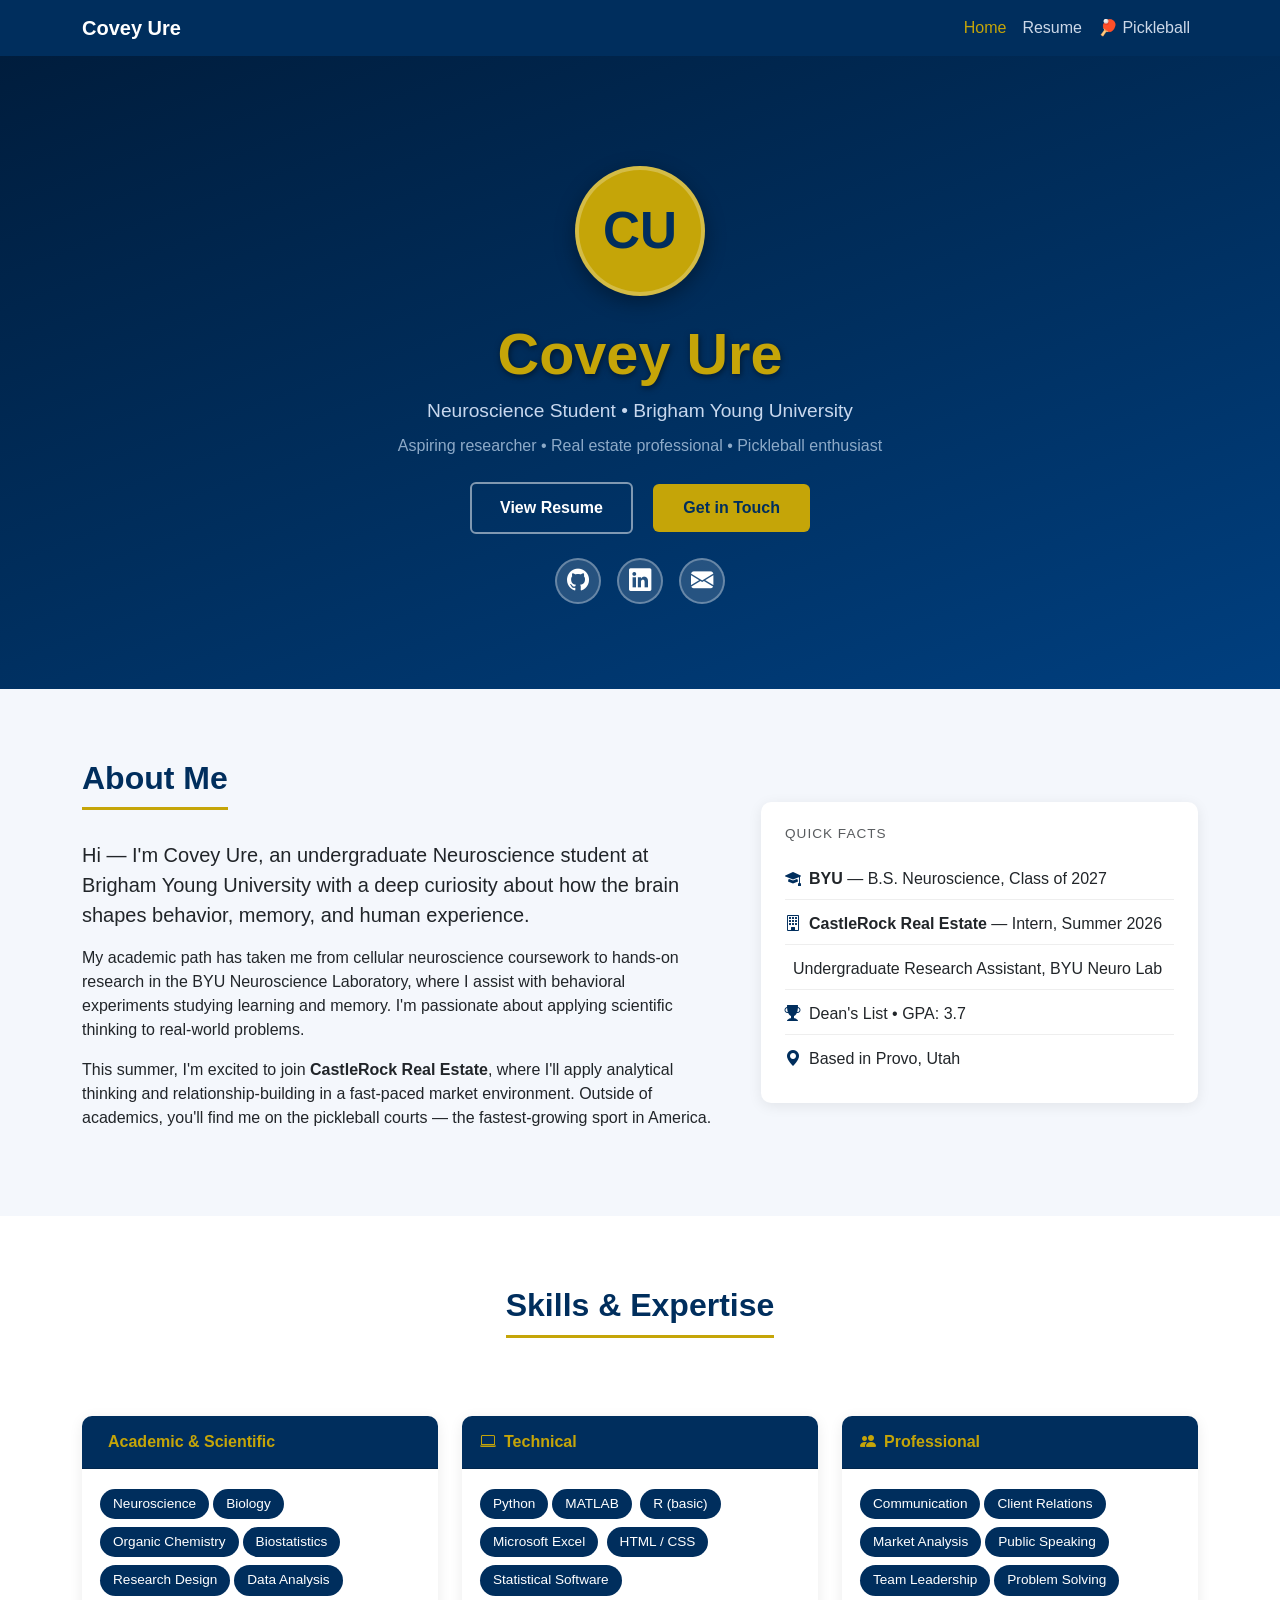
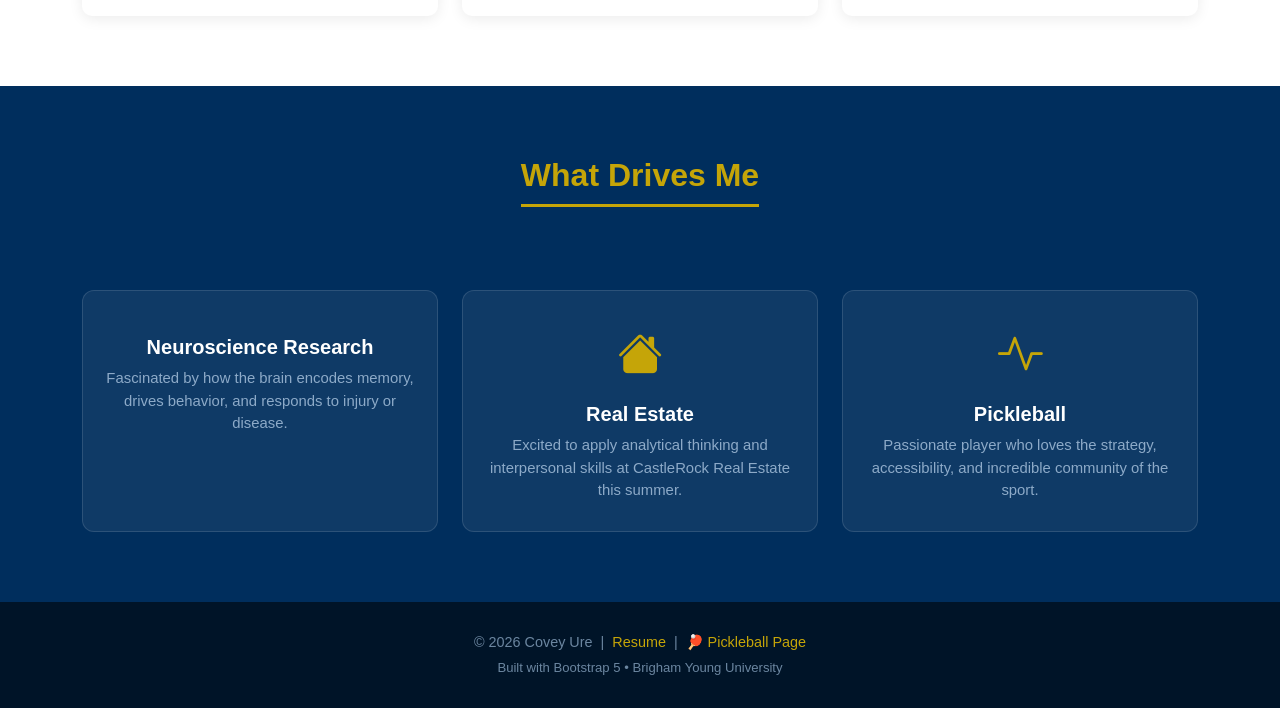
<file: index.html>
<!DOCTYPE html>
<html lang="en">
<head>
    <meta charset="UTF-8">
    <meta name="viewport" content="width=device-width, initial-scale=1.0">
    <title>Covey Ure | Portfolio</title>
    <link href="https://cdn.jsdelivr.net/npm/bootstrap@5.3.2/dist/css/bootstrap.min.css" rel="stylesheet">
    <link href="https://cdn.jsdelivr.net/npm/bootstrap-icons@1.11.3/font/bootstrap-icons.css" rel="stylesheet">
    <style>
        :root { --byu-navy: #002E5D; --byu-gold: #C5A508; --byu-light: #f4f7fc; }
        body { font-family: 'Segoe UI', Arial, sans-serif; }
        .navbar { background-color: var(--byu-navy) !important; }
        .navbar-brand { color: #ffffff !important; font-weight: 700; font-size: 1.25rem; }
        .nav-link { color: #ccd8e8 !important; }
        .nav-link:hover, .nav-link.active { color: var(--byu-gold) !important; }
        .hero-section {
            background: linear-gradient(160deg, #001d3d 0%, var(--byu-navy) 50%, #003f7f 100%);
            color: white; padding: 110px 0 85px; text-align: center;
        }
        .hero-section h1 { font-size: 3.6rem; font-weight: 800; color: var(--byu-gold); text-shadow: 1px 2px 6px rgba(0,0,0,0.5); }
        .hero-section .lead { color: #c8d8ee; font-size: 1.2rem; }
        .hero-section .sub-lead { color: #8daac8; font-size: 1rem; }
        .avatar {
            width: 130px; height: 130px; border-radius: 50%;
            background-color: var(--byu-gold); color: var(--byu-navy);
            font-size: 3.2rem; font-weight: 800;
            display: flex; align-items: center; justify-content: center;
            margin: 0 auto 24px; border: 4px solid rgba(255,255,255,0.25);
            box-shadow: 0 6px 20px rgba(0,0,0,0.35);
        }
        .social-btn {
            display: inline-flex; align-items: center; justify-content: center;
            width: 46px; height: 46px; border-radius: 50%;
            background-color: rgba(255,255,255,0.15); color: white;
            font-size: 1.4rem; margin: 0 6px; text-decoration: none;
            border: 2px solid rgba(255,255,255,0.3);
            transition: background-color 0.2s, transform 0.1s;
        }
        .social-btn:hover { background-color: var(--byu-gold); color: var(--byu-navy); transform: translateY(-2px); }
        .btn-hero-primary {
            background-color: var(--byu-gold); color: var(--byu-navy); border: none;
            font-weight: 700; padding: 12px 30px; font-size: 1rem; border-radius: 6px;
        }
        .btn-hero-primary:hover { background-color: #d4b010; color: var(--byu-navy); }
        .btn-hero-outline {
            border: 2px solid rgba(255,255,255,0.5); color: white; background: transparent;
            font-weight: 600; padding: 12px 28px; border-radius: 6px;
        }
        .btn-hero-outline:hover { border-color: white; background-color: rgba(255,255,255,0.1); color: white; }
        .section-title { color: var(--byu-navy); font-weight: 700; border-bottom: 3px solid var(--byu-gold); padding-bottom: 10px; margin-bottom: 30px; display: inline-block; }
        .about-section { background-color: var(--byu-light); padding: 70px 0; }
        .fact-card { border: none; border-radius: 10px; box-shadow: 0 3px 14px rgba(0,0,0,0.08); }
        .fact-card li { padding: 6px 0; border-bottom: 1px solid #eee; }
        .fact-card li:last-child { border-bottom: none; }
        .skills-section { padding: 70px 0; }
        .skill-card { border: none; border-radius: 10px; box-shadow: 0 3px 14px rgba(0,0,0,0.08); height: 100%; }
        .skill-card .card-header { background-color: var(--byu-navy); color: var(--byu-gold); font-weight: 700; border-radius: 10px 10px 0 0; padding: 14px 18px; }
        .skill-badge { background-color: var(--byu-navy); color: white; padding: 5px 13px; border-radius: 20px; font-size: 0.85rem; margin: 4px 2px; display: inline-block; }
        .highlights-section { background-color: var(--byu-navy); padding: 70px 0; color: white; }
        .highlights-section h2 { color: var(--byu-gold); font-weight: 700; border-bottom: 3px solid var(--byu-gold); padding-bottom: 10px; margin-bottom: 35px; display: inline-block; }
        .highlight-card { background-color: rgba(255,255,255,0.06); border: 1px solid rgba(255,255,255,0.12); border-radius: 12px; padding: 30px 20px; text-align: center; height: 100%; }
        .highlight-card .icon { font-size: 2.8rem; color: var(--byu-gold); margin-bottom: 14px; }
        .highlight-card h5 { color: white; font-weight: 700; margin-bottom: 8px; }
        .highlight-card p { color: #8daac8; font-size: 0.93rem; margin-bottom: 0; }
        footer { background-color: #001428; color: #6b86a0; padding: 30px 0; font-size: 0.9rem; }
        footer a { color: var(--byu-gold); text-decoration: none; }
        footer a:hover { text-decoration: underline; }
    </style>
</head>
<body>
    <nav class="navbar navbar-expand-lg navbar-dark sticky-top">
        <div class="container">
            <a class="navbar-brand" href="index.html">Covey Ure</a>
            <button class="navbar-toggler" type="button" data-bs-toggle="collapse" data-bs-target="#navbarNav">
                <span class="navbar-toggler-icon"></span>
            </button>
            <div class="collapse navbar-collapse" id="navbarNav">
                <ul class="navbar-nav ms-auto">
                    <li class="nav-item"><a class="nav-link active" href="index.html">Home</a></li>
                    <li class="nav-item"><a class="nav-link" href="resume.html">Resume</a></li>
                    <li class="nav-item"><a class="nav-link" href="scratch.html">🏓 Pickleball</a></li>
                </ul>
            </div>
        </div>
    </nav>

    <section class="hero-section">
        <div class="container">
            <div class="avatar">CU</div>
            <h1>Covey Ure</h1>
            <p class="lead mb-2">Neuroscience Student &bull; Brigham Young University</p>
            <p class="sub-lead mb-4">Aspiring researcher &bull; Real estate professional &bull; Pickleball enthusiast</p>
            <div class="mb-4">
                <a href="resume.html" class="btn btn-hero-outline me-3">View Resume</a>
                <a href="mailto:coveyture@gmail.com" class="btn btn-hero-primary">Get in Touch</a>
            </div>
            <div>
                <a href="https://github.com/coveyure" class="social-btn" title="GitHub" target="_blank" rel="noopener"><i class="bi bi-github"></i></a>
                <a href="https://www.linkedin.com/in/covey-ure-214814396/" class="social-btn" title="LinkedIn" target="_blank" rel="noopener"><i class="bi bi-linkedin"></i></a>
                <a href="mailto:coveyture@gmail.com" class="social-btn" title="Email"><i class="bi bi-envelope-fill"></i></a>
            </div>
        </div>
    </section>

    <section class="about-section">
        <div class="container">
            <div class="row align-items-center g-5">
                <div class="col-lg-7">
                    <h2 class="section-title">About Me</h2>
                    <p class="lead text-dark">Hi — I'm <strong>Covey Ure</strong>, an undergraduate Neuroscience student at Brigham Young University with a deep curiosity about how the brain shapes behavior, memory, and human experience.</p>
                    <p>My academic path has taken me from cellular neuroscience coursework to hands-on research in the BYU Neuroscience Laboratory, where I assist with behavioral experiments studying learning and memory. I'm passionate about applying scientific thinking to real-world problems.</p>
                    <p>This summer, I'm excited to join <strong>CastleRock Real Estate</strong>, where I'll apply analytical thinking and relationship-building in a fast-paced market environment. Outside of academics, you'll find me on the pickleball courts — the fastest-growing sport in America.</p>
                </div>
                <div class="col-lg-5">
                    <div class="card fact-card p-4">
                        <h5 class="text-muted mb-3" style="font-size:0.85rem; text-transform:uppercase; letter-spacing:1px;">Quick Facts</h5>
                        <ul class="list-unstyled text-start mb-0">
                            <li class="mb-1 py-2"><i class="bi bi-mortarboard-fill me-2" style="color:var(--byu-navy);"></i><strong>BYU</strong> — B.S. Neuroscience, Class of 2027</li>
                            <li class="mb-1 py-2"><i class="bi bi-building me-2" style="color:var(--byu-navy);"></i><strong>CastleRock Real Estate</strong> — Intern, Summer 2026</li>
                            <li class="mb-1 py-2"><i class="bi bi-flask-fill me-2" style="color:var(--byu-navy);"></i>Undergraduate Research Assistant, BYU Neuro Lab</li>
                            <li class="mb-1 py-2"><i class="bi bi-trophy-fill me-2" style="color:var(--byu-navy);"></i>Dean's List &bull; GPA: 3.7</li>
                            <li class="py-2"><i class="bi bi-geo-alt-fill me-2" style="color:var(--byu-navy);"></i>Based in Provo, Utah</li>
                        </ul>
                    </div>
                </div>
            </div>
        </div>
    </section>

    <section class="skills-section">
        <div class="container">
            <div class="text-center mb-5"><h2 class="section-title">Skills &amp; Expertise</h2></div>
            <div class="row g-4">
                <div class="col-md-4">
                    <div class="skill-card card">
                        <div class="card-header"><i class="bi bi-brain me-2"></i>Academic &amp; Scientific</div>
                        <div class="card-body">
                            <span class="skill-badge">Neuroscience</span><span class="skill-badge">Biology</span>
                            <span class="skill-badge">Organic Chemistry</span><span class="skill-badge">Biostatistics</span>
                            <span class="skill-badge">Research Design</span><span class="skill-badge">Data Analysis</span>
                        </div>
                    </div>
                </div>
                <div class="col-md-4">
                    <div class="skill-card card">
                        <div class="card-header"><i class="bi bi-laptop me-2"></i>Technical</div>
                        <div class="card-body">
                            <span class="skill-badge">Python</span><span class="skill-badge">MATLAB</span>
                            <span class="skill-badge">R (basic)</span><span class="skill-badge">Microsoft Excel</span>
                            <span class="skill-badge">HTML / CSS</span><span class="skill-badge">Statistical Software</span>
                        </div>
                    </div>
                </div>
                <div class="col-md-4">
                    <div class="skill-card card">
                        <div class="card-header"><i class="bi bi-people-fill me-2"></i>Professional</div>
                        <div class="card-body">
                            <span class="skill-badge">Communication</span><span class="skill-badge">Client Relations</span>
                            <span class="skill-badge">Market Analysis</span><span class="skill-badge">Public Speaking</span>
                            <span class="skill-badge">Team Leadership</span><span class="skill-badge">Problem Solving</span>
                        </div>
                    </div>
                </div>
            </div>
        </div>
    </section>

    <section class="highlights-section">
        <div class="container">
            <div class="text-center mb-5"><h2>What Drives Me</h2></div>
            <div class="row g-4">
                <div class="col-md-4">
                    <div class="highlight-card">
                        <div class="icon"><i class="bi bi-brain"></i></div>
                        <h5>Neuroscience Research</h5>
                        <p>Fascinated by how the brain encodes memory, drives behavior, and responds to injury or disease.</p>
                    </div>
                </div>
                <div class="col-md-4">
                    <div class="highlight-card">
                        <div class="icon"><i class="bi bi-house-fill"></i></div>
                        <h5>Real Estate</h5>
                        <p>Excited to apply analytical thinking and interpersonal skills at CastleRock Real Estate this summer.</p>
                    </div>
                </div>
                <div class="col-md-4">
                    <div class="highlight-card">
                        <div class="icon"><i class="bi bi-activity"></i></div>
                        <h5>Pickleball</h5>
                        <p>Passionate player who loves the strategy, accessibility, and incredible community of the sport.</p>
                    </div>
                </div>
            </div>
        </div>
    </section>

    <footer>
        <div class="container text-center">
            <p class="mb-1">&copy; 2026 Covey Ure &nbsp;|&nbsp; <a href="resume.html">Resume</a> &nbsp;|&nbsp; <a href="scratch.html">🏓 Pickleball Page</a></p>
            <p class="mb-0" style="font-size:0.82rem;">Built with Bootstrap 5 &bull; Brigham Young University</p>
        </div>
    </footer>

    <script src="https://cdn.jsdelivr.net/npm/bootstrap@5.3.2/dist/js/bootstrap.bundle.min.js"></script>
</body>
</html>
</file>
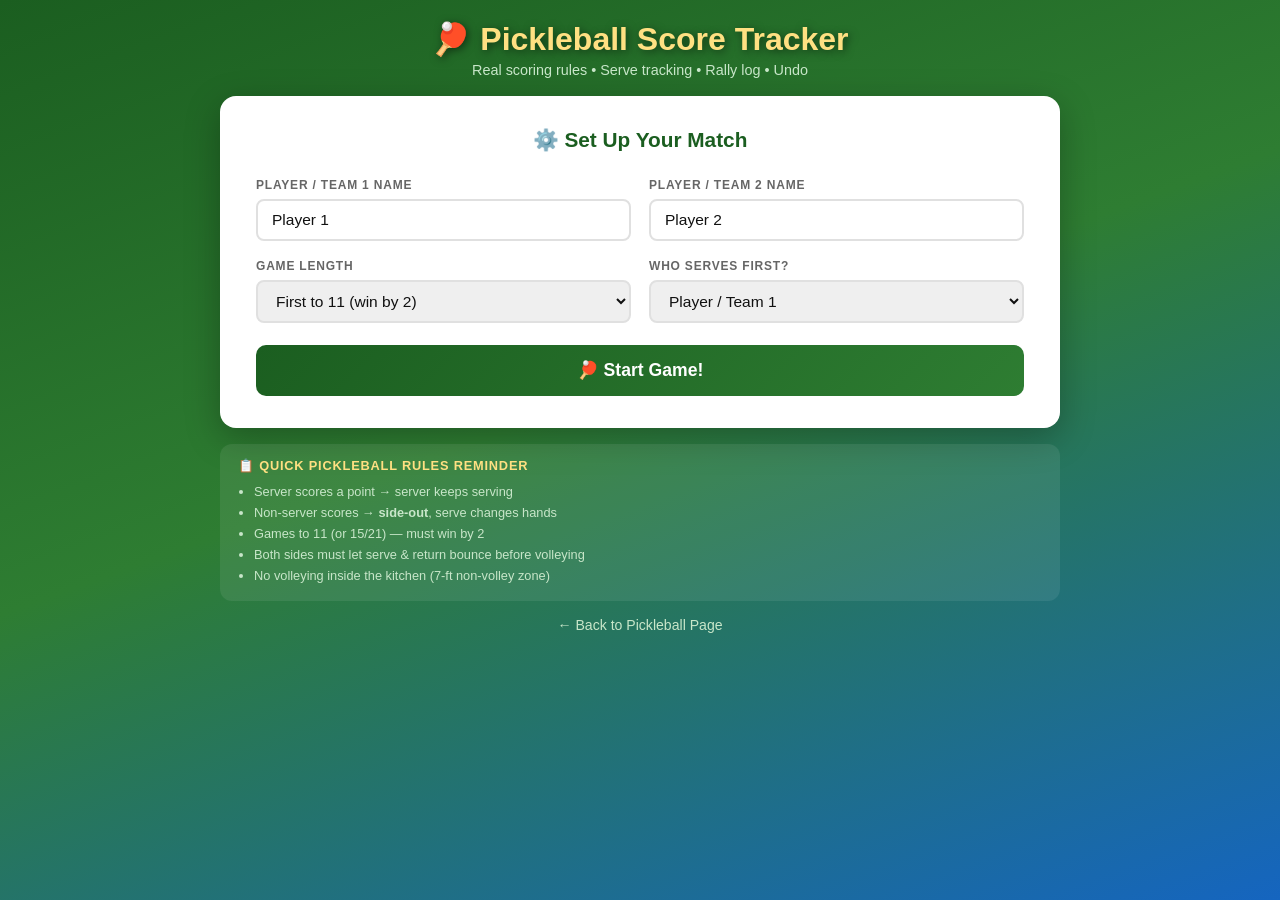
<file: app.html>
<!DOCTYPE html>
<html lang="en">
<head>
    <meta charset="UTF-8">
    <meta name="viewport" content="width=device-width, initial-scale=1.0">
    <title>🏓 Pickleball Score Tracker</title>
    <style>
        *, *::before, *::after { box-sizing: border-box; margin: 0; padding: 0; }
        body {
            font-family: 'Segoe UI', Arial, sans-serif;
            background: linear-gradient(160deg, #1b5e20 0%, #2e7d32 45%, #1565c0 100%);
            min-height: 100vh; display: flex; flex-direction: column; align-items: center; padding: 20px 12px 40px; color: #1a1a1a;
        }
        .app-wrap { width: 100%; max-width: 840px; }
        .app-header { text-align: center; color: white; margin-bottom: 18px; }
        .app-header h1 { font-size: 2rem; font-weight: 800; color: #ffe082; text-shadow: 2px 2px 8px rgba(0,0,0,0.5); margin-bottom: 4px; }
        .app-header p { color: #c8e6c9; font-size: 0.9rem; }
        .card { background: white; border-radius: 16px; box-shadow: 0 10px 35px rgba(0,0,0,0.28); }
        #setupScreen { margin-bottom: 16px; }
        .setup-card { padding: 32px 36px; }
        .setup-card h2 { text-align: center; color: #1b5e20; font-size: 1.3rem; font-weight: 700; margin-bottom: 26px; }
        .setup-grid { display: grid; grid-template-columns: 1fr 1fr; gap: 18px; margin-bottom: 22px; }
        .form-group label { display: block; font-size: 0.75rem; font-weight: 700; text-transform: uppercase; letter-spacing: 0.8px; color: #666; margin-bottom: 7px; }
        .form-group input, .form-group select { width: 100%; padding: 10px 14px; border: 2px solid #e0e0e0; border-radius: 8px; font-size: 0.97rem; outline: none; font-family: inherit; transition: border-color 0.2s; color: #111; }
        .form-group input:focus, .form-group select:focus { border-color: #2e7d32; }
        .btn { display: inline-flex; align-items: center; justify-content: center; gap: 6px; border: none; border-radius: 9px; font-size: 1rem; font-weight: 700; cursor: pointer; font-family: inherit; transition: all 0.15s; }
        .btn:active { transform: scale(0.97); }
        .btn-start { background: linear-gradient(135deg, #1b5e20, #2e7d32); color: white; width: 100%; padding: 15px; font-size: 1.1rem; border-radius: 10px; }
        .btn-start:hover { background: linear-gradient(135deg, #003300, #1b5e20); transform: translateY(-2px); }
        .game-screen { display: none; width: 100%; }
        .chip-row { display: flex; gap: 8px; margin-bottom: 12px; flex-wrap: wrap; }
        .chip { background: rgba(255,255,255,0.92); border-radius: 20px; padding: 6px 16px; font-size: 0.82rem; font-weight: 700; color: #1b5e20; flex: 1; text-align: center; box-shadow: 0 2px 8px rgba(0,0,0,0.18); min-width: 90px; }
        .scoreboard { padding: 22px 20px 18px; margin-bottom: 12px; }
        .score-panels { display: flex; gap: 14px; align-items: stretch; margin-bottom: 16px; }
        .score-panel { flex: 1; background: #f5f5f5; border-radius: 14px; padding: 20px 14px; text-align: center; border: 3px solid transparent; transition: all 0.3s; }
        .score-panel.serving { background: #fffde7; border-color: #ffd600; box-shadow: 0 0 0 4px rgba(255,214,0,0.15); }
        .score-panel.winner { background: linear-gradient(145deg, #fff9c4, #fff59d); border-color: #f9a825; animation: winner-pulse 1.8s ease-in-out infinite; }
        @keyframes winner-pulse { 0%, 100% { transform: scale(1); } 50% { transform: scale(1.01); } }
        .serve-badge { display: inline-block; background: #ffd600; color: #5d4000; font-size: 0.72rem; font-weight: 800; padding: 2px 10px; border-radius: 10px; margin-bottom: 8px; text-transform: uppercase; letter-spacing: 0.5px; }
        .serve-badge.hidden { visibility: hidden; }
        .player-name { font-weight: 700; font-size: 1rem; color: #222; margin-bottom: 6px; white-space: nowrap; overflow: hidden; text-overflow: ellipsis; }
        .score-num { font-size: 5.5rem; font-weight: 900; color: #1b5e20; line-height: 1; margin-bottom: 14px; }
        .score-num.big-change { animation: score-pop 0.35s cubic-bezier(0.175, 0.885, 0.32, 1.275); }
        @keyframes score-pop { 0% { transform: scale(1); } 50% { transform: scale(1.22); color: #c62828; } 100% { transform: scale(1); } }
        .score-btn { background: #2e7d32; color: white; border: none; border-radius: 9px; padding: 10px 0; font-size: 1.05rem; font-weight: 700; cursor: pointer; width: 100%; font-family: inherit; transition: all 0.15s; }
        .score-btn:hover:not(:disabled) { background: #1b5e20; transform: scale(1.04); }
        .score-btn:disabled { background: #bdbdbd; cursor: not-allowed; }
        .vs-col { display: flex; flex-direction: column; align-items: center; justify-content: center; min-width: 36px; font-weight: 800; font-size: 1.1rem; color: #999; }
        .vs-col .game-score-mini { font-size: 0.7rem; color: #aaa; font-weight: 600; margin-top: 4px; text-align: center; }
        .action-row { display: flex; gap: 10px; }
        .btn-undo { background: #e65100; color: white; flex: 1; padding: 10px 8px; font-size: 0.88rem; }
        .btn-undo:hover:not(:disabled) { background: #bf360c; }
        .btn-undo:disabled { background: #bdbdbd; cursor: not-allowed; }
        .btn-reset { background: #37474f; color: white; flex: 1; padding: 10px 8px; font-size: 0.88rem; }
        .btn-reset:hover { background: #263238; }
        .btn-setup { background: #1565c0; color: white; flex: 1; padding: 10px 8px; font-size: 0.88rem; }
        .btn-setup:hover { background: #0d47a1; }
        .rally-log { padding: 18px 20px; max-height: 300px; overflow-y: auto; }
        .rally-log h3 { font-size: 0.75rem; font-weight: 800; text-transform: uppercase; letter-spacing: 1.2px; color: #888; margin-bottom: 12px; padding-bottom: 8px; border-bottom: 2px solid #f0f0f0; }
        .log-entry { display: flex; align-items: center; gap: 10px; padding: 7px 10px; border-radius: 7px; margin-bottom: 5px; font-size: 0.85rem; animation: log-in 0.28s ease-out; }
        @keyframes log-in { from { opacity: 0; transform: translateX(-8px); } to { opacity: 1; transform: translateX(0); } }
        .log-entry.p1 { background: #e8f5e9; border-left: 3px solid #2e7d32; }
        .log-entry.p2 { background: #e3f2fd; border-left: 3px solid #1565c0; }
        .log-entry.system { background: #fff8e1; border-left: 3px solid #ff8f00; font-style: italic; }
        .log-entry.win-log { background: #fffde7; border-left: 3px solid #f9a825; font-weight: 700; }
        .log-num { width: 24px; height: 24px; border-radius: 50%; background: rgba(0,0,0,0.08); display: flex; align-items: center; justify-content: center; font-size: 0.72rem; font-weight: 700; flex-shrink: 0; color: #555; }
        .log-text { flex: 1; color: #333; }
        .log-sc { font-weight: 700; color: #777; font-size: 0.8rem; }
        .overlay { display: none; position: fixed; inset: 0; background: rgba(0,0,0,0.65); z-index: 999; align-items: center; justify-content: center; }
        .overlay.open { display: flex; }
        .win-modal { background: white; border-radius: 20px; padding: 50px 40px; text-align: center; max-width: 400px; width: 90%; animation: pop-in 0.45s cubic-bezier(0.175, 0.885, 0.32, 1.275); box-shadow: 0 20px 60px rgba(0,0,0,0.5); }
        @keyframes pop-in { from { transform: scale(0.4); opacity: 0; } to { transform: scale(1); opacity: 1; } }
        .win-modal .trophy { font-size: 4.5rem; margin-bottom: 10px; }
        .win-modal h2 { color: #1b5e20; font-size: 1.7rem; margin-bottom: 6px; }
        .win-modal .winner-lbl { font-size: 2.2rem; font-weight: 900; color: #f57f17; margin-bottom: 6px; }
        .win-modal .final-sc { color: #777; font-size: 1.05rem; margin-bottom: 24px; }
        .btn-play-again { background: linear-gradient(135deg, #1b5e20, #2e7d32); color: white; width: 100%; padding: 15px; font-size: 1.05rem; border-radius: 10px; }
        .rules-hint { margin-top: 16px; background: rgba(255,255,255,0.08); border-radius: 12px; padding: 14px 18px; text-align: left; }
        .rules-hint h4 { color: #ffe082; font-size: 0.8rem; text-transform: uppercase; letter-spacing: 0.8px; margin-bottom: 8px; }
        .rules-hint ul { margin: 0; padding-left: 16px; color: #c8e6c9; font-size: 0.8rem; line-height: 1.65; }
        .back-link { display: block; text-align: center; color: #c8e6c9; text-decoration: none; font-size: 0.88rem; margin-top: 14px; }
        .back-link:hover { color: #ffe082; }
        @media (max-width: 520px) { .setup-grid { grid-template-columns: 1fr; } .score-num { font-size: 4rem; } .app-header h1 { font-size: 1.6rem; } }
    </style>
</head>
<body>
<div class="app-wrap">
    <div class="app-header">
        <h1>🏓 Pickleball Score Tracker</h1>
        <p>Real scoring rules &bull; Serve tracking &bull; Rally log &bull; Undo</p>
    </div>

    <div id="setupScreen">
        <div class="card setup-card">
            <h2>⚙️ Set Up Your Match</h2>
            <div class="setup-grid">
                <div class="form-group"><label>Player / Team 1 Name</label><input type="text" id="p1Input" value="Player 1" maxlength="18"></div>
                <div class="form-group"><label>Player / Team 2 Name</label><input type="text" id="p2Input" value="Player 2" maxlength="18"></div>
                <div class="form-group">
                    <label>Game Length</label>
                    <select id="targetSelect">
                        <option value="11">First to 11 (win by 2)</option>
                        <option value="15">First to 15 (win by 2)</option>
                        <option value="21">First to 21 (win by 2)</option>
                    </select>
                </div>
                <div class="form-group">
                    <label>Who Serves First?</label>
                    <select id="firstServeSelect">
                        <option value="1">Player / Team 1</option>
                        <option value="2">Player / Team 2</option>
                    </select>
                </div>
            </div>
            <button class="btn btn-start" onclick="startGame()">🏓 Start Game!</button>
        </div>
        <div class="rules-hint">
            <h4>📋 Quick Pickleball Rules Reminder</h4>
            <ul>
                <li>Server scores a point → server keeps serving</li>
                <li>Non-server scores → <strong>side-out</strong>, serve changes hands</li>
                <li>Games to 11 (or 15/21) — must win by 2</li>
                <li>Both sides must let serve &amp; return bounce before volleying</li>
                <li>No volleying inside the kitchen (7-ft non-volley zone)</li>
            </ul>
        </div>
    </div>

    <div class="game-screen" id="gameScreen">
        <div class="chip-row">
            <div class="chip" id="chipTarget">First to 11</div>
            <div class="chip" id="chipRally">Rally 0</div>
            <div class="chip" id="chipServer">🎾 Serve: —</div>
        </div>
        <div class="card scoreboard">
            <div class="score-panels">
                <div class="score-panel" id="panel1">
                    <div class="serve-badge hidden" id="badge1">🎾 SERVING</div>
                    <div class="player-name" id="name1">Player 1</div>
                    <div class="score-num" id="num1">0</div>
                    <button class="score-btn" id="btn1" onclick="point(1)">+ Point</button>
                </div>
                <div class="vs-col">
                    <span>VS</span>
                    <span class="game-score-mini" id="miniScore">0 – 0</span>
                </div>
                <div class="score-panel" id="panel2">
                    <div class="serve-badge hidden" id="badge2">🎾 SERVING</div>
                    <div class="player-name" id="name2">Player 2</div>
                    <div class="score-num" id="num2">0</div>
                    <button class="score-btn" id="btn2" onclick="point(2)">+ Point</button>
                </div>
            </div>
            <div class="action-row">
                <button class="btn btn-undo" id="undoBtn" onclick="undo()" disabled>↩ Undo</button>
                <button class="btn btn-reset" onclick="resetGame()">🔄 New Game</button>
                <button class="btn btn-setup" onclick="goSetup()">⚙ Setup</button>
            </div>
        </div>
        <div class="card rally-log">
            <h3>📋 Rally Log</h3>
            <div id="logList"></div>
        </div>
    </div>

    <a href="scratch.html" class="back-link">← Back to Pickleball Page</a>
</div>

<div class="overlay" id="winOverlay">
    <div class="win-modal">
        <div class="trophy">🏆</div>
        <h2>Game Over!</h2>
        <div class="winner-lbl" id="winnerLabel">Player 1</div>
        <div class="final-sc" id="finalScoreLabel">Wins 11 – 7</div>
        <button class="btn btn-play-again" onclick="newGameModal()">🔄 Play Again</button>
    </div>
</div>

<script>
let G = { p1:'Player 1', p2:'Player 2', s1:0, s2:0, target:11, server:1, history:[], rally:0, over:false };

function startGame() {
    const p1 = document.getElementById('p1Input').value.trim() || 'Player 1';
    const p2 = document.getElementById('p2Input').value.trim() || 'Player 2';
    const tgt = parseInt(document.getElementById('targetSelect').value);
    const srv = parseInt(document.getElementById('firstServeSelect').value);
    G = { p1, p2, s1:0, s2:0, target:tgt, server:srv, history:[], rally:0, over:false };
    document.getElementById('setupScreen').style.display = 'none';
    document.getElementById('gameScreen').style.display = 'block';
    document.getElementById('logList').innerHTML = '';
    addLog(`Game started! First to ${tgt}. ${srv===1?p1:p2} serves first.`, 'system');
    render();
}

function point(player) {
    if (G.over) return;
    G.history.push({ s1:G.s1, s2:G.s2, server:G.server, rally:G.rally });
    G.rally++;
    document.getElementById('undoBtn').disabled = false;
    if (player === 1) {
        G.s1++;
        if (G.server !== 1) { G.server = 1; addLog(`${G.p2} loses rally → Side-out! ${G.p1} now serves.`, 'system'); }
        addLog(`${G.p1} scores! 🎯`, 'p1', `${G.s1}–${G.s2}`);
    } else {
        G.s2++;
        if (G.server !== 2) { G.server = 2; addLog(`${G.p1} loses rally → Side-out! ${G.p2} now serves.`, 'system'); }
        addLog(`${G.p2} scores! 🎯`, 'p2', `${G.s1}–${G.s2}`);
    }
    const numEl = document.getElementById(player===1?'num1':'num2');
    numEl.classList.remove('big-change'); void numEl.offsetWidth; numEl.classList.add('big-change');
    if (checkWin()) G.over = true;
    render();
}

function checkWin() {
    const { s1, s2, target, p1, p2 } = G;
    const p1wins = s1 >= target && s1 - s2 >= 2;
    const p2wins = s2 >= target && s2 - s1 >= 2;
    if (!p1wins && !p2wins) return false;
    const winner = p1wins ? p1 : p2;
    addLog(`🏆 ${winner} wins the game! Final: ${s1} – ${s2}`, 'win-log');
    document.getElementById('btn1').disabled = true;
    document.getElementById('btn2').disabled = true;
    document.getElementById(p1wins ? 'panel1' : 'panel2').classList.add('winner');
    setTimeout(() => {
        document.getElementById('winnerLabel').textContent = winner;
        document.getElementById('finalScoreLabel').textContent = `Wins the game  ${s1} – ${s2}`;
        document.getElementById('winOverlay').classList.add('open');
    }, 600);
    return true;
}

function undo() {
    if (!G.history.length) return;
    const snap = G.history.pop();
    G.s1=snap.s1; G.s2=snap.s2; G.server=snap.server; G.rally=snap.rally; G.over=false;
    const log = document.getElementById('logList');
    if (log.firstChild) log.removeChild(log.firstChild);
    if (log.firstChild && log.firstChild.classList.contains('system')) log.removeChild(log.firstChild);
    document.getElementById('btn1').disabled = false;
    document.getElementById('btn2').disabled = false;
    document.getElementById('panel1').classList.remove('winner');
    document.getElementById('panel2').classList.remove('winner');
    addLog('↩ Last point undone.', 'system');
    if (!G.history.length) document.getElementById('undoBtn').disabled = true;
    render();
}

function render() {
    document.getElementById('name1').textContent = G.p1;
    document.getElementById('name2').textContent = G.p2;
    document.getElementById('num1').textContent = G.s1;
    document.getElementById('num2').textContent = G.s2;
    document.getElementById('miniScore').textContent = `${G.s1} – ${G.s2}`;
    const b1=document.getElementById('badge1'), b2=document.getElementById('badge2');
    const p1=document.getElementById('panel1'), p2=document.getElementById('panel2');
    if (G.server===1) { b1.classList.remove('hidden'); b2.classList.add('hidden'); p1.classList.add('serving'); p2.classList.remove('serving'); }
    else { b2.classList.remove('hidden'); b1.classList.add('hidden'); p2.classList.add('serving'); p1.classList.remove('serving'); }
    const srvName = G.server===1 ? G.p1 : G.p2;
    document.getElementById('chipTarget').textContent = `First to ${G.target}`;
    document.getElementById('chipRally').textContent = `Rally ${G.rally}`;
    document.getElementById('chipServer').textContent = `🎾 ${srvName} serves`;
}

function addLog(text, type='system', score='') {
    const list = document.getElementById('logList');
    const el = document.createElement('div');
    el.className = `log-entry ${type}`;
    const num = document.createElement('div'); num.className='log-num'; num.textContent=G.rally||'—';
    const txt = document.createElement('div'); txt.className='log-text'; txt.textContent=text;
    el.appendChild(num); el.appendChild(txt);
    if (score) { const sc=document.createElement('div'); sc.className='log-sc'; sc.textContent=score; el.appendChild(sc); }
    list.insertBefore(el, list.firstChild);
}

function resetGame() {
    if (!confirm(`New game with same players?`)) return;
    const srv = parseInt(document.getElementById('firstServeSelect').value);
    G.s1=0; G.s2=0; G.server=srv; G.history=[]; G.rally=0; G.over=false;
    document.getElementById('btn1').disabled=false; document.getElementById('btn2').disabled=false;
    document.getElementById('undoBtn').disabled=true;
    document.getElementById('panel1').classList.remove('winner'); document.getElementById('panel2').classList.remove('winner');
    document.getElementById('logList').innerHTML='';
    addLog('New game started! Good luck!', 'system'); render();
}

function goSetup() { document.getElementById('gameScreen').style.display='none'; document.getElementById('setupScreen').style.display='block'; }
function newGameModal() { document.getElementById('winOverlay').classList.remove('open'); resetGame(); }
</script>
</body>
</html>
</file>
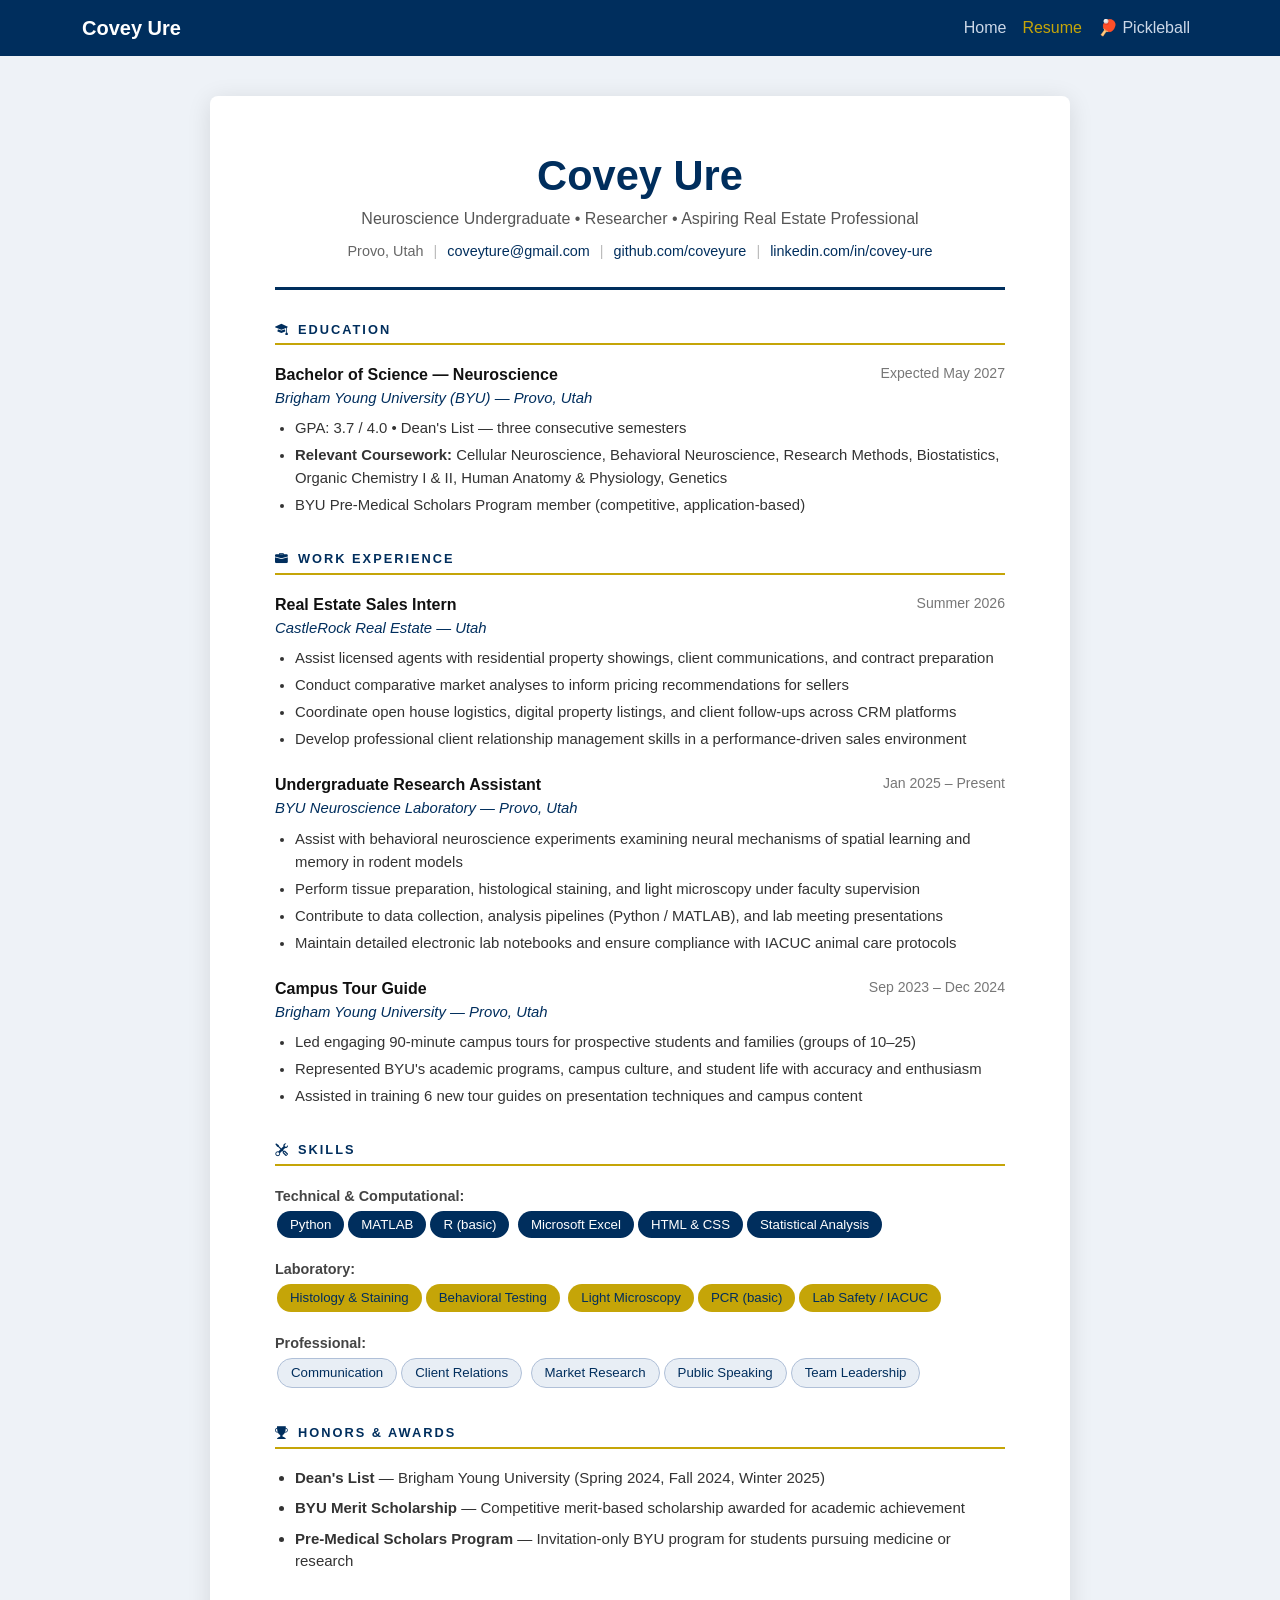
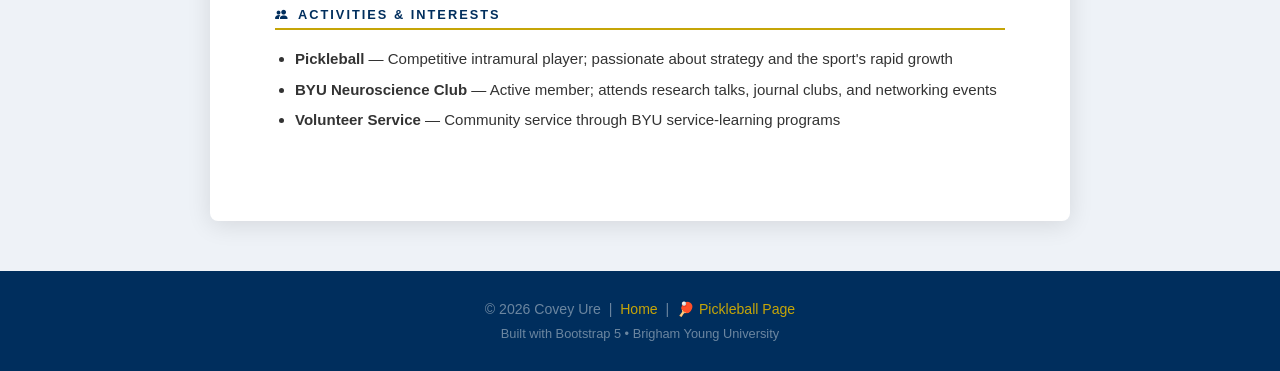
<file: resume.html>
<!DOCTYPE html>
<html lang="en">
<head>
    <meta charset="UTF-8">
    <meta name="viewport" content="width=device-width, initial-scale=1.0">
    <title>Covey Ure | Resume</title>
    <link href="https://cdn.jsdelivr.net/npm/bootstrap@5.3.2/dist/css/bootstrap.min.css" rel="stylesheet">
    <link href="https://cdn.jsdelivr.net/npm/bootstrap-icons@1.11.3/font/bootstrap-icons.css" rel="stylesheet">
    <style>
        :root { --byu-navy: #002E5D; --byu-gold: #C5A508; }
        body { font-family: 'Segoe UI', Arial, sans-serif; background-color: #eef2f7; }
        .navbar { background-color: var(--byu-navy) !important; }
        .navbar-brand { color: #ffffff !important; font-weight: 700; }
        .nav-link { color: #ccd8e8 !important; }
        .nav-link:hover, .nav-link.active { color: var(--byu-gold) !important; }
        .resume-wrapper { max-width: 860px; margin: 40px auto 50px; background-color: #ffffff; padding: 55px 65px; border-radius: 8px; box-shadow: 0 4px 24px rgba(0,0,0,0.11); }
        .resume-header { text-align: center; border-bottom: 3px solid var(--byu-navy); padding-bottom: 24px; margin-bottom: 32px; }
        .resume-header h1 { font-size: 2.6rem; font-weight: 800; color: var(--byu-navy); margin-bottom: 6px; }
        .resume-header .tagline { color: #555; font-size: 1rem; margin-bottom: 10px; }
        .resume-header .contact-line { font-size: 0.9rem; color: #666; }
        .resume-header .contact-line a { color: var(--byu-navy); text-decoration: none; }
        .resume-header .contact-line a:hover { text-decoration: underline; }
        .resume-header .contact-line span { margin: 0 6px; color: #bbb; }
        .section-block { margin-bottom: 34px; }
        .section-block h2 { font-size: 0.8rem; font-weight: 800; text-transform: uppercase; letter-spacing: 2px; color: var(--byu-navy); border-bottom: 2px solid var(--byu-gold); padding-bottom: 6px; margin-bottom: 18px; }
        .entry { margin-bottom: 22px; }
        .entry-top { display: flex; justify-content: space-between; align-items: flex-start; flex-wrap: wrap; gap: 4px; }
        .entry-title { font-weight: 700; font-size: 1rem; color: #111; }
        .entry-org { font-size: 0.93rem; color: var(--byu-navy); font-style: italic; }
        .entry-date { font-size: 0.88rem; color: #777; white-space: nowrap; font-weight: 500; }
        .entry-body { margin-top: 8px; }
        .entry-body ul { margin: 0; padding-left: 20px; color: #333; font-size: 0.93rem; }
        .entry-body ul li { margin-bottom: 4px; line-height: 1.55; }
        .skill-tag { background-color: var(--byu-navy); color: white; padding: 4px 13px; border-radius: 16px; font-size: 0.83rem; margin: 3px 2px; display: inline-block; }
        .skill-tag.gold { background-color: var(--byu-gold); color: var(--byu-navy); }
        .skill-tag.light { background-color: #e8eef5; color: var(--byu-navy); border: 1px solid #b0c0d8; }
        footer { background-color: var(--byu-navy); color: #6b86a0; padding: 28px 0; font-size: 0.88rem; }
        footer a { color: var(--byu-gold); text-decoration: none; }
        footer a:hover { text-decoration: underline; }
        @media (max-width: 650px) { .resume-wrapper { padding: 28px 18px; margin: 15px; } .resume-header h1 { font-size: 1.9rem; } .entry-top { flex-direction: column; } }
    </style>
</head>
<body>
    <nav class="navbar navbar-expand-lg navbar-dark sticky-top">
        <div class="container">
            <a class="navbar-brand" href="index.html">Covey Ure</a>
            <button class="navbar-toggler" type="button" data-bs-toggle="collapse" data-bs-target="#navbarNav">
                <span class="navbar-toggler-icon"></span>
            </button>
            <div class="collapse navbar-collapse" id="navbarNav">
                <ul class="navbar-nav ms-auto">
                    <li class="nav-item"><a class="nav-link" href="index.html">Home</a></li>
                    <li class="nav-item"><a class="nav-link active" href="resume.html">Resume</a></li>
                    <li class="nav-item"><a class="nav-link" href="scratch.html">🏓 Pickleball</a></li>
                </ul>
            </div>
        </div>
    </nav>

    <div class="container">
        <div class="resume-wrapper">
            <div class="resume-header">
                <h1>Covey Ure</h1>
                <p class="tagline">Neuroscience Undergraduate &bull; Researcher &bull; Aspiring Real Estate Professional</p>
                <div class="contact-line">
                    Provo, Utah <span>|</span>
                    <a href="mailto:coveyture@gmail.com">coveyture@gmail.com</a> <span>|</span>
                    <a href="https://github.com/coveyure" target="_blank" rel="noopener">github.com/coveyure</a> <span>|</span>
                    <a href="https://www.linkedin.com/in/covey-ure-214814396/" target="_blank" rel="noopener">linkedin.com/in/covey-ure</a>
                </div>
            </div>

            <div class="section-block">
                <h2><i class="bi bi-mortarboard-fill me-2"></i>Education</h2>
                <div class="entry">
                    <div class="entry-top">
                        <div>
                            <div class="entry-title">Bachelor of Science &mdash; Neuroscience</div>
                            <div class="entry-org">Brigham Young University (BYU) &mdash; Provo, Utah</div>
                        </div>
                        <div class="entry-date">Expected May 2027</div>
                    </div>
                    <div class="entry-body">
                        <ul>
                            <li>GPA: 3.7 / 4.0 &bull; Dean's List — three consecutive semesters</li>
                            <li><strong>Relevant Coursework:</strong> Cellular Neuroscience, Behavioral Neuroscience, Research Methods, Biostatistics, Organic Chemistry I &amp; II, Human Anatomy &amp; Physiology, Genetics</li>
                            <li>BYU Pre-Medical Scholars Program member (competitive, application-based)</li>
                        </ul>
                    </div>
                </div>
            </div>

            <div class="section-block">
                <h2><i class="bi bi-briefcase-fill me-2"></i>Work Experience</h2>
                <div class="entry">
                    <div class="entry-top">
                        <div>
                            <div class="entry-title">Real Estate Sales Intern</div>
                            <div class="entry-org">CastleRock Real Estate &mdash; Utah</div>
                        </div>
                        <div class="entry-date">Summer 2026</div>
                    </div>
                    <div class="entry-body">
                        <ul>
                            <li>Assist licensed agents with residential property showings, client communications, and contract preparation</li>
                            <li>Conduct comparative market analyses to inform pricing recommendations for sellers</li>
                            <li>Coordinate open house logistics, digital property listings, and client follow-ups across CRM platforms</li>
                            <li>Develop professional client relationship management skills in a performance-driven sales environment</li>
                        </ul>
                    </div>
                </div>
                <div class="entry">
                    <div class="entry-top">
                        <div>
                            <div class="entry-title">Undergraduate Research Assistant</div>
                            <div class="entry-org">BYU Neuroscience Laboratory &mdash; Provo, Utah</div>
                        </div>
                        <div class="entry-date">Jan 2025 &ndash; Present</div>
                    </div>
                    <div class="entry-body">
                        <ul>
                            <li>Assist with behavioral neuroscience experiments examining neural mechanisms of spatial learning and memory in rodent models</li>
                            <li>Perform tissue preparation, histological staining, and light microscopy under faculty supervision</li>
                            <li>Contribute to data collection, analysis pipelines (Python / MATLAB), and lab meeting presentations</li>
                            <li>Maintain detailed electronic lab notebooks and ensure compliance with IACUC animal care protocols</li>
                        </ul>
                    </div>
                </div>
                <div class="entry">
                    <div class="entry-top">
                        <div>
                            <div class="entry-title">Campus Tour Guide</div>
                            <div class="entry-org">Brigham Young University &mdash; Provo, Utah</div>
                        </div>
                        <div class="entry-date">Sep 2023 &ndash; Dec 2024</div>
                    </div>
                    <div class="entry-body">
                        <ul>
                            <li>Led engaging 90-minute campus tours for prospective students and families (groups of 10&ndash;25)</li>
                            <li>Represented BYU's academic programs, campus culture, and student life with accuracy and enthusiasm</li>
                            <li>Assisted in training 6 new tour guides on presentation techniques and campus content</li>
                        </ul>
                    </div>
                </div>
            </div>

            <div class="section-block">
                <h2><i class="bi bi-tools me-2"></i>Skills</h2>
                <div class="mb-3">
                    <strong style="font-size:0.9rem; color:#444;">Technical &amp; Computational:</strong><br>
                    <span class="skill-tag">Python</span><span class="skill-tag">MATLAB</span><span class="skill-tag">R (basic)</span>
                    <span class="skill-tag">Microsoft Excel</span><span class="skill-tag">HTML &amp; CSS</span><span class="skill-tag">Statistical Analysis</span>
                </div>
                <div class="mb-3">
                    <strong style="font-size:0.9rem; color:#444;">Laboratory:</strong><br>
                    <span class="skill-tag gold">Histology &amp; Staining</span><span class="skill-tag gold">Behavioral Testing</span>
                    <span class="skill-tag gold">Light Microscopy</span><span class="skill-tag gold">PCR (basic)</span><span class="skill-tag gold">Lab Safety / IACUC</span>
                </div>
                <div>
                    <strong style="font-size:0.9rem; color:#444;">Professional:</strong><br>
                    <span class="skill-tag light">Communication</span><span class="skill-tag light">Client Relations</span>
                    <span class="skill-tag light">Market Research</span><span class="skill-tag light">Public Speaking</span><span class="skill-tag light">Team Leadership</span>
                </div>
            </div>

            <div class="section-block">
                <h2><i class="bi bi-trophy-fill me-2"></i>Honors &amp; Awards</h2>
                <ul style="font-size:0.94rem; color:#333; padding-left:20px;">
                    <li class="mb-2"><strong>Dean's List</strong> — Brigham Young University (Spring 2024, Fall 2024, Winter 2025)</li>
                    <li class="mb-2"><strong>BYU Merit Scholarship</strong> — Competitive merit-based scholarship awarded for academic achievement</li>
                    <li class="mb-2"><strong>Pre-Medical Scholars Program</strong> — Invitation-only BYU program for students pursuing medicine or research</li>
                </ul>
            </div>

            <div class="section-block">
                <h2><i class="bi bi-people-fill me-2"></i>Activities &amp; Interests</h2>
                <ul style="font-size:0.94rem; color:#333; padding-left:20px;">
                    <li class="mb-2"><strong>Pickleball</strong> — Competitive intramural player; passionate about strategy and the sport's rapid growth</li>
                    <li class="mb-2"><strong>BYU Neuroscience Club</strong> — Active member; attends research talks, journal clubs, and networking events</li>
                    <li class="mb-2"><strong>Volunteer Service</strong> — Community service through BYU service-learning programs</li>
                </ul>
            </div>
        </div>
    </div>

    <footer>
        <div class="container text-center">
            <p class="mb-1">&copy; 2026 Covey Ure &nbsp;|&nbsp; <a href="index.html">Home</a> &nbsp;|&nbsp; <a href="scratch.html">🏓 Pickleball Page</a></p>
            <p class="mb-0" style="font-size:0.8rem;">Built with Bootstrap 5 &bull; Brigham Young University</p>
        </div>
    </footer>

    <script src="https://cdn.jsdelivr.net/npm/bootstrap@5.3.2/dist/js/bootstrap.bundle.min.js"></script>
</body>
</html>
</file>
